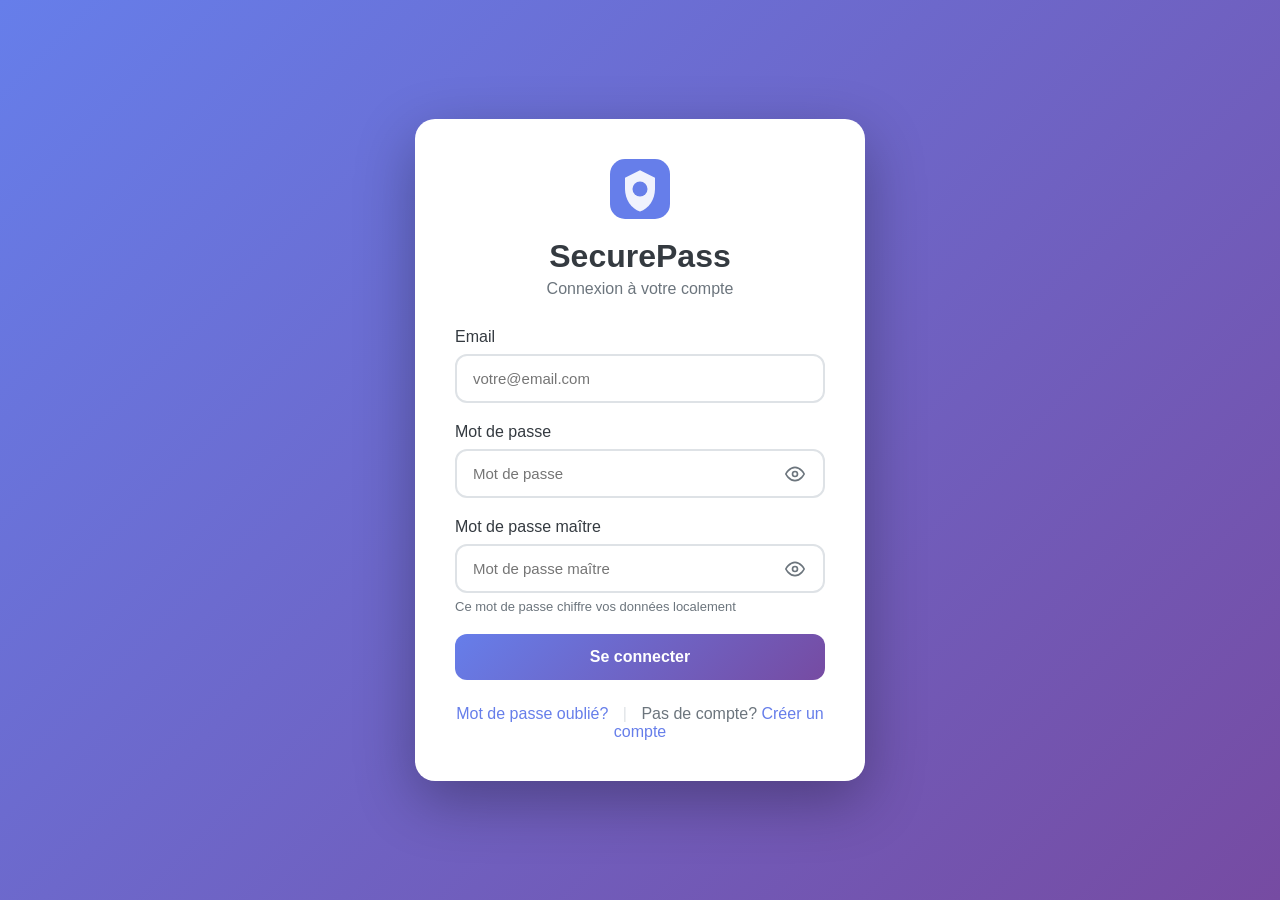
<file: index.html>
<!DOCTYPE html>
<html lang="fr">
<head>
<meta charset="UTF-8">
    <meta name="viewport" content="width=device-width, initial-scale=1.0, maximum-scale=1.0, user-scalable=no">
    <meta name="theme-color" content="#667eea">
    <meta name="apple-mobile-web-app-capable" content="yes">
    <meta name="apple-mobile-web-app-status-bar-style" content="black-translucent">
    <title>SecurePass - Connexion</title>
    <link rel="stylesheet" href="styles.css">
</head>
<body>
    <div class="auth-container">
        <div class="auth-card">
            <div class="logo">
                <svg viewBox="0 0 32 32" fill="none">
                    <rect width="32" height="32" rx="8" fill="#667eea"/>
                    <path d="M16 6L8 10v6c0 5.5 3.4 10.6 8 12 4.6-1.4 8-6.5 8-12v-6l-8-4z" fill="white" fill-opacity="0.9"/>
                    <circle cx="16" cy="16" r="4" fill="#667eea"/>
                </svg>
                <h1>SecurePass</h1>
                <p>Connexion à votre compte</p>
            </div>

            <div id="error" class="alert error hidden"></div>
            <div id="successMessage" class="alert success hidden"></div>

            <form id="loginForm">
                <div class="form-group">
                    <label for="email">Email</label>
                    <input type="email" id="email" required placeholder="votre@email.com">
                </div>
                <div class="form-group">
                    <label for="password">Mot de passe</label>
                    <div class="password-input">
                        <input type="password" id="password" required placeholder="Mot de passe">
                        <button type="button" class="toggle-password" onclick="togglePasswordVisibility('password')">
                            <svg class="eye-icon" width="20" height="20" viewBox="0 0 24 24" fill="none" stroke="currentColor" stroke-width="2">
                                <path d="M1 12s4-8 11-8 11 8 11 8-4 8-11 8-11-8-11-8z"/>
                                <circle cx="12" cy="12" r="3"/>
                            </svg>
                        </button>
                    </div>
                </div>
                <div class="form-group">
                    <label for="masterPassword">Mot de passe maître</label>
                    <div class="password-input">
                        <input type="password" id="masterPassword" required placeholder="Mot de passe maître">
                        <button type="button" class="toggle-password" onclick="togglePasswordVisibility('masterPassword')">
                            <svg class="eye-icon" width="20" height="20" viewBox="0 0 24 24" fill="none" stroke="currentColor" stroke-width="2">
                                <path d="M1 12s4-8 11-8 11 8 11 8-4 8-11 8-11-8-11-8z"/>
                                <circle cx="12" cy="12" r="3"/>
                            </svg>
                        </button>
                    </div>
                    <small>Ce mot de passe chiffre vos données localement</small>
                </div>
                <button type="submit" class="btn-primary" id="submitBtn">Se connecter</button>
            </form>

            <div id="forgotPasswordSection" class="hidden">
                <p class="text-center mb-3">Entrez votre email pour recevoir un lien de réinitialisation</p>
                <form id="forgotPasswordForm">
                    <div class="form-group">
                        <label for="resetEmail">Email</label>
                        <input type="email" id="resetEmail" required placeholder="votre@email.com">
                    </div>
                    <div id="resetError" class="alert error hidden"></div>
                    <div id="resetSuccess" class="alert success hidden"></div>
                    <button type="submit" class="btn-primary" id="resetSubmitBtn">Envoyer le lien</button>
                    <button type="button" class="btn-link" onclick="showLoginForm()">Retour à la connexion</button>
                </form>
            </div>

            <p class="auth-switch">
                <a href="#" onclick="showForgotPassword()">Mot de passe oublié?</a>
                <span class="divider">|</span>
                Pas de compte? <a href="signup.html">Créer un compte</a>
            </p>
        </div>
    </div>

    <script src="js/supabase.js"></script>
    <script src="js/crypto.js"></script>
    <script src="js/auth.js"></script>
    <script>
        // Check if URL has password reset token - redirect to reset-password.html
        const hashParams = new URLSearchParams(window.location.hash.substring(1));
        const type = hashParams.get('type');
        const accessToken = hashParams.get('access_token');
        
        if (type === 'recovery' && accessToken) {
            console.log('Password reset token detected, redirecting...');
            window.location.href = 'reset-password.html' + window.location.hash;
            // Stop execution
            throw new Error('Redirecting to password reset page');
        }
        
        // Check if already logged in
        if (localStorage.getItem('user_id')) {
            window.location.href = 'dashboard.html';
        }
        
        // Check for password reset success message
        const urlParams = new URLSearchParams(window.location.search);
        if (urlParams.get('message') === 'password_updated') {
            const successDiv = document.getElementById('successMessage');
            successDiv.textContent = '✓ Mot de passe mis à jour! Veuillez vous connecter avec votre nouveau mot de passe.';
            successDiv.classList.remove('hidden');
            
            // Clean URL
            window.history.replaceState({}, document.title, window.location.pathname);
        }
        
        // Check for account deletion message
        if (urlParams.get('message') === 'mots_de_passe_supprimes') {
            const successDiv = document.getElementById('successMessage');
            successDiv.innerHTML = '✓ Vos mots de passe ont été supprimés!<br><small style="display:block;margin-top:10px;">Pour supprimer définitivement votre compte Supabase, allez dans Supabase Dashboard → Authentication → Users et supprimez votre compte manuellement.</small>';
            successDiv.classList.remove('hidden');
            
            // Clean URL
            window.history.replaceState({}, document.title, window.location.pathname);
        }
    </script>
</body>
</html>
</file>
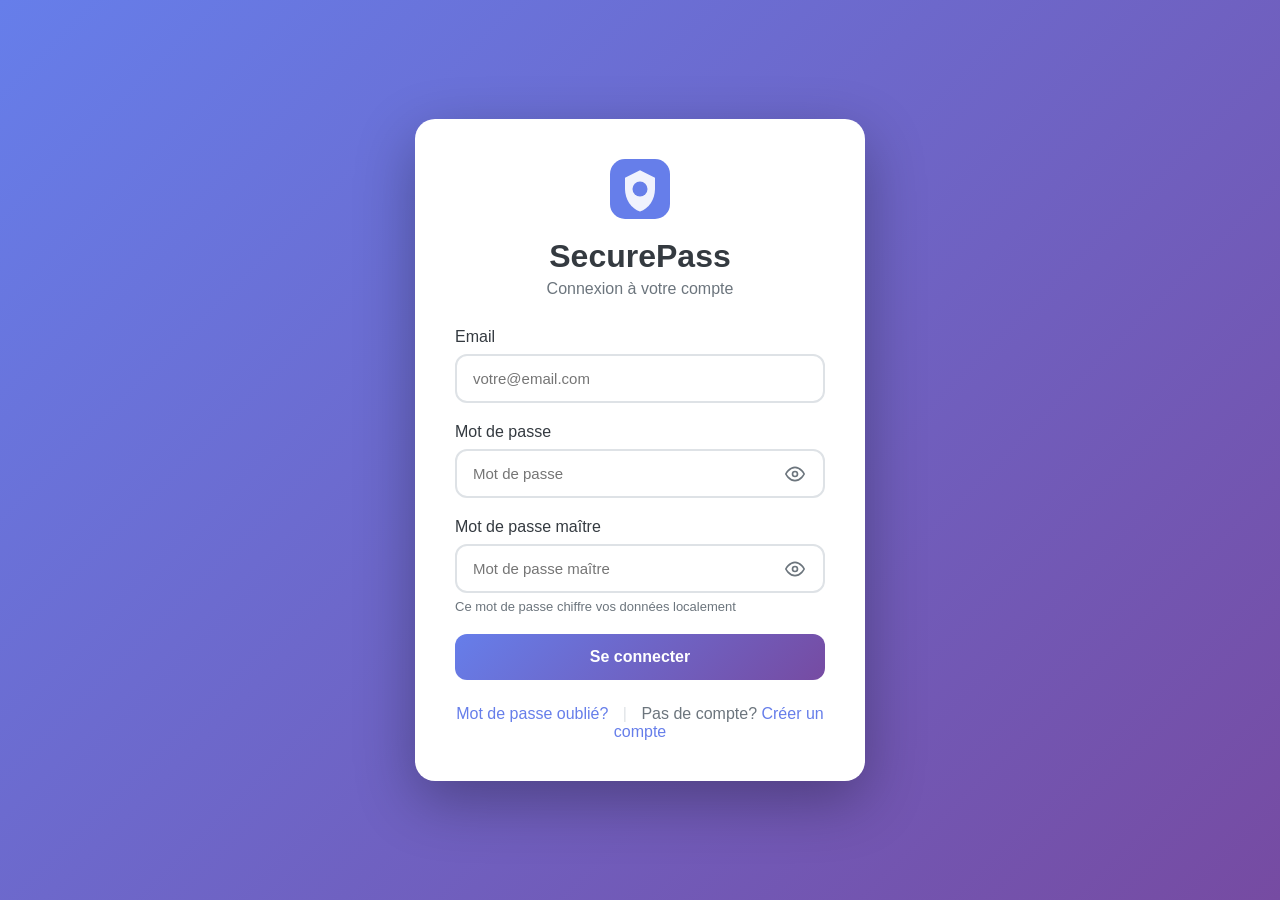
<file: dashboard.html>
<!DOCTYPE html>
<html lang="fr">
<head>
<meta charset="UTF-8">
    <meta name="viewport" content="width=device-width, initial-scale=1.0, maximum-scale=1.0, user-scalable=no">
    <meta name="theme-color" content="#667eea">
    <meta name="apple-mobile-web-app-capable" content="yes">
    <meta name="apple-mobile-web-app-status-bar-style" content="black-translucent">
    <title>SecurePass - Dashboard</title>
    <link rel="stylesheet" href="styles.css">
</head>
<body>
    <!-- Navbar -->
    <nav class="navbar">
        <div class="nav-brand">
            <svg width="32" height="32" viewBox="0 0 32 32" fill="none">
                <rect width="32" height="32" rx="8" fill="#667eea"/>
                <path d="M16 6L8 10v6c0 5.5 3.4 10.6 8 12 4.6-1.4 8-6.5 8-12v-6l-8-4z" fill="white"/>
                <circle cx="16" cy="16" r="4" fill="#667eea"/>
            </svg>
            <span>SecurePass</span>
        </div>
        <div class="nav-user">
            <span id="userEmail">user@example.com</span>
            <button class="btn-logout" onclick="logout()">
                <svg width="20" height="20" viewBox="0 0 24 24" fill="none" stroke="currentColor" stroke-width="2">
                    <path d="M9 21H5a2 2 0 0 1-2-2V5a2 2 0 0 1 2-2h4"/>
                    <polyline points="16,17 21,12 16,7"/>
                    <line x1="21" y1="12" x2="9" y2="12"/>
                </svg>
            </button>
        </div>
    </nav>

    <div class="container">
        <!-- Sidebar -->
        <aside class="sidebar">
            <button class="btn-add" onclick="openModal()">
                <svg width="20" height="20" viewBox="0 0 24 24" fill="none" stroke="currentColor" stroke-width="2">
                    <line x1="12" y1="5" x2="12" y2="19"/>
                    <line x1="5" y1="12" x2="19" y2="12"/>
                </svg>
                Ajouter un mot de passe
            </button>
            
            <button class="btn-export" onclick="openExportModal()">
                <svg width="20" height="20" viewBox="0 0 24 24" fill="none" stroke="currentColor" stroke-width="2">
                    <path d="M21 15v4a2 2 0 0 1-2 2H5a2 2 0 0 1-2-2v-4"/>
                    <polyline points="7,10 12,15 17,10"/>
                    <line x1="12" y1="15" x2="12" y2="3"/>
                </svg>
                Exporter mes mots de passe
            </button>
            
            <div class="search-box">
                <svg width="18" height="18" viewBox="0 0 24 24" fill="none" stroke="currentColor" stroke-width="2">
                    <circle cx="11" cy="11" r="8"/>
                    <line x1="21" y1="21" x2="16.65" y2="16.65"/>
                </svg>
                <input type="text" id="searchInput" placeholder="Rechercher...">
            </div>

            <div class="stats">
                <div class="stat-card">
                    <h3 id="passwordCount">0</h3>
                    <small>Mots de passe</small>
                </div>
            </div>
        </aside>

        <!-- Main Content -->
        <main class="main-content">
            <h2>Mes mots de passe</h2>
            
            <div id="passwordsList" class="passwords-grid">
                <!-- Passwords will be rendered here -->
            </div>

            <div id="emptyState" class="empty-state">
                <svg width="80" height="80" viewBox="0 0 24 24" fill="none" stroke="#dee2e6" stroke-width="1">
                    <rect x="3" y="11" width="18" height="11" rx="2" ry="2"/>
                    <path d="M7 11V7a5 5 0 0 1 10 0v4"/>
                </svg>
                <h3>Aucun mot de passe enregistré</h3>
                <p>Cliquez sur "Ajouter un mot de passe" pour commencer</p>
            </div>
            
            <div class="delete-account-bottom">
                <button class="btn-danger-full" onclick="openDeleteAccountModal()">
                    <svg width="20" height="20" viewBox="0 0 24 24" fill="none" stroke="currentColor" stroke-width="2">
                        <polyline points="3,6 5,6 21,6"/>
                        <path d="M19 6v14a2 2 0 0 1-2 2H7a2 2 0 0 1-2-2V6m3 0V4a2 2 0 0 1 2-2h4a2 2 0 0 1 2 2v2"/>
                        <line x1="10" y1="11" x2="10" y2="17"/>
                        <line x1="14" y1="11" x2="14" y2="17"/>
                    </svg>
                    Supprimer mon compte
                </button>
            </div>
        </main>
    </div>

    <!-- Modal -->
    <div id="modal" class="modal hidden">
        <div class="modal-content">
            <div class="modal-header">
                <h3 id="modalTitle">Ajouter un mot de passe</h3>
                <button class="btn-close" onclick="closeModal()">
                    <svg width="24" height="24" viewBox="0 0 24 24" fill="none" stroke="currentColor" stroke-width="2">
                        <line x1="18" y1="6" x2="6" y2="18"/>
                        <line x1="6" y1="6" x2="18" y2="18"/>
                    </svg>
                </button>
            </div>
            <form id="passwordForm">
                <input type="hidden" id="passwordId">
                <div class="form-group">
                    <label for="siteName">Nom du site</label>
                    <input type="text" id="siteName" required placeholder="ex: Google, Facebook">
                </div>
                <div class="form-group">
                    <label for="siteUrl">URL du site</label>
                    <input type="text" id="siteUrl" placeholder="https://exemple.com (optionnel)">
                </div>
                <div class="form-group">
                    <label for="username">Nom d'utilisateur / Email</label>
                    <input type="text" id="username" placeholder="votre@email.com (optionnel)">
                </div>
                <div class="form-group">
                    <label for="password">Mot de passe</label>
                    <div class="password-input">
                        <input type="password" id="password" required>
                        <button type="button" class="toggle-password" onclick="togglePassword()">
                            <svg width="20" height="20" viewBox="0 0 24 24" fill="none" stroke="currentColor" stroke-width="2">
                                <path d="M1 12s4-8 11-8 11 8 11 8-4 8-11 8-11-8-11-8z"/>
                                <circle cx="12" cy="12" r="3"/>
                            </svg>
                        </button>
                    </div>
                    <button type="button" class="btn-generate" onclick="generatePassword()">
                        <svg width="16" height="16" viewBox="0 0 24 24" fill="none" stroke="currentColor" stroke-width="2">
                            <path d="M12 2L2 7l10 5 10-5-10-5z"/>
                            <path d="M2 17l10 5 10-5"/>
                            <path d="M2 12l10 5 10-5"/>
                        </svg>
                        Générer un mot de passe
                    </button>
                </div>
                <div class="modal-actions">
                    <button type="button" class="btn-secondary" onclick="closeModal()">Annuler</button>
                    <button type="submit" class="btn-primary">Sauvegarder</button>
                </div>
            </form>
        </div>
    </div>

    <!-- Export Modal -->
    <div id="exportModal" class="modal hidden">
        <div class="modal-content">
            <div class="modal-header">
                <h3>Exporter mes mots de passe</h3>
                <button class="btn-close" onclick="closeExportModal()">
                    <svg width="24" height="24" viewBox="0 0 24 24" fill="none" stroke="currentColor" stroke-width="2">
                        <line x1="18" y1="6" x2="6" y2="18"/>
                        <line x1="6" y1="6" x2="18" y2="18"/>
                    </svg>
                </button>
            </div>
            <div class="export-warning">
                <svg width="24" height="24" viewBox="0 0 24 24" fill="none" stroke="#ffc107" stroke-width="2">
                    <path d="M10.29 3.86L1.82 18a2 2 0 0 0 1.71 3h16.94a2 2 0 0 0 1.71-3L13.71 3.86a2 2 0 0 0-3.42 0z"/>
                    <line x1="12" y1="9" x2="12" y2="13"/>
                    <line x1="12" y1="17" x2="12.01" y2="17"/>
                </svg>
                <div>
                    <strong>Attention</strong>
                    <p>Ce fichier contient vos mots de passe en clair. Assurez-vous de le supprimer après utilisation.</p>
                </div>
            </div>
            <div class="export-formats">
                <label class="format-option">
                    <input type="radio" name="format" value="txt" checked>
                    <div class="format-card">
                        <svg width="32" height="32" viewBox="0 0 24 24" fill="none" stroke="currentColor" stroke-width="2">
                            <path d="M14 2H6a2 2 0 0 0-2 2v16a2 2 0 0 0 2 2h12a2 2 0 0 0 2-2V8z"/>
                            <polyline points="14,2 14,8 20,8"/>
                            <line x1="16" y1="13" x2="8" y2="13"/>
                            <line x1="16" y1="17" x2="8" y2="17"/>
                        </svg>
                        <span>TXT</span>
                        <small>Format texte simple</small>
                    </div>
                </label>
                <label class="format-option">
                    <input type="radio" name="format" value="csv">
                    <div class="format-card">
                        <svg width="32" height="32" viewBox="0 0 24 24" fill="none" stroke="currentColor" stroke-width="2">
                            <path d="M14 2H6a2 2 0 0 0-2 2v16a2 2 0 0 0 2 2h12a2 2 0 0 0 2-2V8z"/>
                            <polyline points="14,2 14,8 20,8"/>
                            <line x1="8" y1="12" x2="16" y2="12"/>
                            <line x1="8" y1="16" x2="16" y2="16"/>
                        </svg>
                        <span>CSV</span>
                        <small>Compatible Excel</small>
                    </div>
                </label>
            </div>
            <div class="export-confirm">
                <input type="checkbox" id="exportConfirmCheckbox">
                <label for="exportConfirmCheckbox">Je comprends que ce fichier contient mes mots de passe en clair</label>
            </div>
            <div class="modal-actions">
                <button type="button" class="btn-secondary" onclick="closeExportModal()">Annuler</button>
                <button type="button" class="btn-primary" id="confirmExportBtn" onclick="handleExport(document.querySelector('input[name=&quot;format&quot;]:checked').value)">
                    <svg width="18" height="18" viewBox="0 0 24 24" fill="none" stroke="currentColor" stroke-width="2">
                        <path d="M21 15v4a2 2 0 0 1-2 2H5a2 2 0 0 1-2-2v-4"/>
                        <polyline points="7,10 12,15 17,10"/>
                        <line x1="12" y1="15" x2="12" y2="3"/>
                    </svg>
                    Télécharger
                </button>
            </div>
            <div id="exportStatusText" class="export-status"></div>
        </div>
    </div>

    <!-- Delete Account Modal -->
    <div id="deleteAccountModal" class="modal hidden">
        <div class="modal-content">
            <div class="modal-header">
                <h3>Supprimer mon compte</h3>
                <button class="btn-close" onclick="closeDeleteAccountModal()">
                    <svg width="24" height="24" viewBox="0 0 24 24" fill="none" stroke="currentColor" stroke-width="2">
                        <line x1="18" y1="6" x2="6" y2="18"/>
                        <line x1="6" y1="6" x2="18" y2="18"/>
                    </svg>
                </button>
            </div>
            <div class="delete-warning">
                <svg width="32" height="32" viewBox="0 0 24 24" fill="none" stroke="#dc3545" stroke-width="2">
                    <path d="M10.29 3.86L1.82 18a2 2 0 0 0 1.71 3h16.94a2 2 0 0 0 1.71-3L13.71 3.86a2 2 0 0 0-3.42 0z"/>
                    <line x1="12" y1="9" x2="12" y2="13"/>
                    <line x1="12" y1="17" x2="12.01" y2="17"/>
                </svg>
                <div>
                    <strong>Attention : Action irréversible</strong>
                    <p>Si vous confirmez, tous vos mots de passe seront définitivement supprimés et votre compte sera supprimé.</p>
                </div>
            </div>
            <div class="form-group">
                <label for="deletePassword">Entrez votre mot de passe de connexion pour confirmer</label>
                <div class="password-input">
                    <input type="password" id="deletePassword" placeholder="Mot de passe de connexion">
                    <button type="button" class="toggle-password" onclick="togglePasswordVisibility('deletePassword')">
                        <svg width="20" height="20" viewBox="0 0 24 24" fill="none" stroke="currentColor" stroke-width="2">
                            <path d="M1 12s4-8 11-8 11 8 11 8-4 8-11 8-11-8-11-8z"/>
                            <circle cx="12" cy="12" r="3"/>
                        </svg>
                    </button>
                </div>
            </div>
            <div id="deleteError" class="alert error hidden"></div>
            <div class="modal-actions">
                <button type="button" class="btn-secondary" onclick="closeDeleteAccountModal()">Annuler</button>
                <button type="button" class="btn-danger" id="confirmDeleteBtn" onclick="requestAccountDeletion()">
                    <svg width="18" height="18" viewBox="0 0 24 24" fill="none" stroke="currentColor" stroke-width="2">
                        <polyline points="3,6 5,6 21,6"/>
                        <path d="M19 6v14a2 2 0 0 1-2 2H7a2 2 0 0 1-2-2V6m3 0V4a2 2 0 0 1 2-2h4a2 2 0 0 1 2 2v2"/>
                    </svg>
                    Demander la suppression
                </button>
            </div>
        </div>
    </div>

    <!-- Toast -->
    <div id="toast" class="toast hidden">
        <span id="toastMessage"></span>
    </div>

    <script src="js/supabase.js"></script>
    <script src="js/crypto.js"></script>
    <script src="js/auth.js"></script>
    <script src="js/app.js"></script>
    <script src="js/export.js"></script>
    <script>
        // Check if not logged in
        if (!localStorage.getItem('user_id')) {
            window.location.href = 'index.html';
        }
        
        // Initialize
        initDashboard();
    </script>
</body>
</html>
</file>
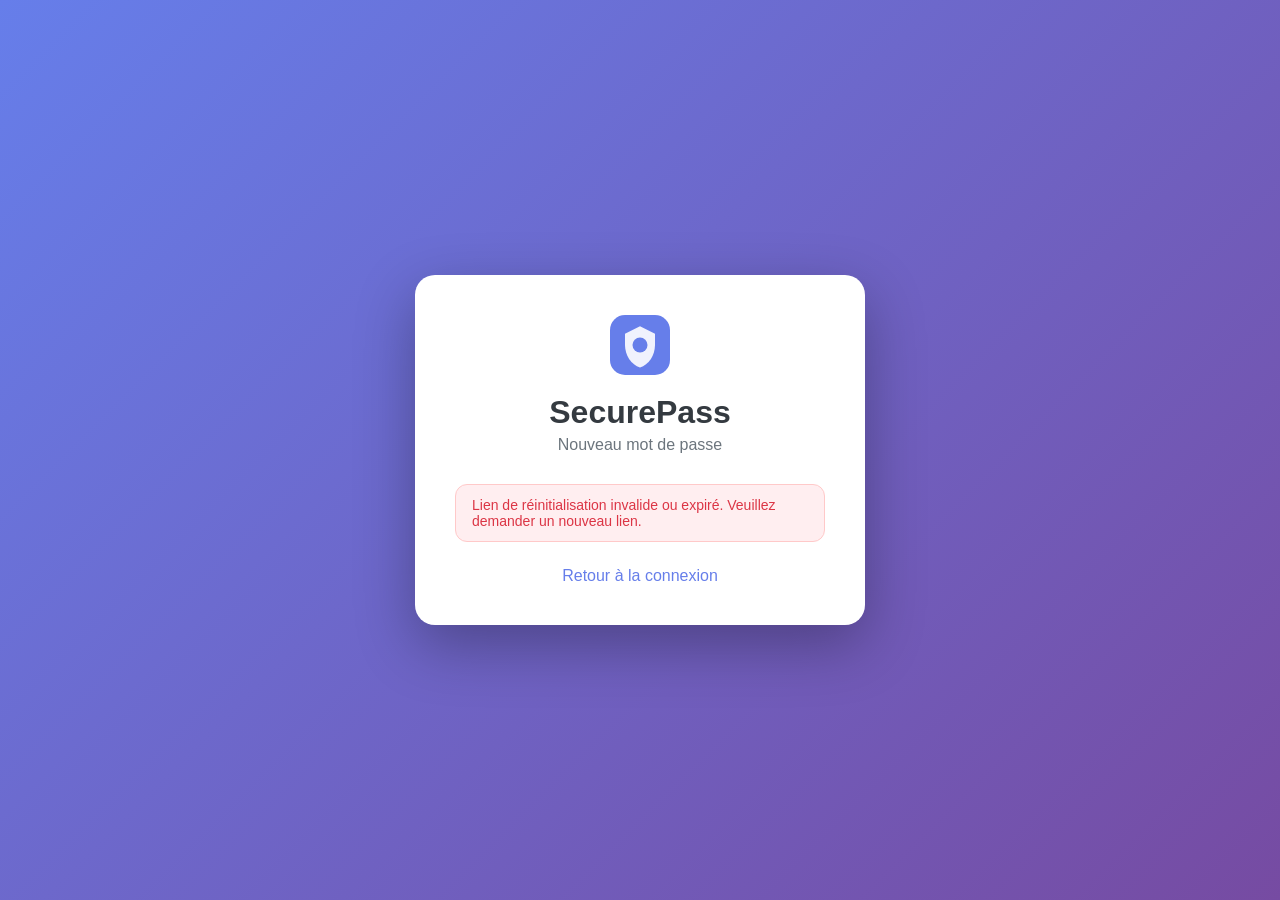
<file: reset-password.html>
<!DOCTYPE html>
<html lang="fr">
<head>
    <meta charset="UTF-8">
    <meta name="viewport" content="width=device-width, initial-scale=1.0, maximum-scale=1.0, user-scalable=no">
    <meta name="theme-color" content="#667eea">
    <meta name="apple-mobile-web-app-capable" content="yes">
    <title>SecurePass - Réinitialiser le mot de passe</title>
    <link rel="stylesheet" href="styles.css">
</head>
<body>
    <div class="auth-container">
        <div class="auth-card">
            <div class="logo">
                <svg viewBox="0 0 32 32" fill="none">
                    <rect width="32" height="32" rx="8" fill="#667eea"/>
                    <path d="M16 6L8 10v6c0 5.5 3.4 10.6 8 12 4.6-1.4 8-6.5 8-12v-6l-8-4z" fill="white" fill-opacity="0.9"/>
                    <circle cx="16" cy="16" r="4" fill="#667eea"/>
                </svg>
                <h1>SecurePass</h1>
                <p>Nouveau mot de passe</p>
            </div>

            <div id="error" class="alert error hidden"></div>
            <div id="success" class="alert success hidden"></div>

            <!-- Password reset form -->
            <form id="resetPasswordForm">
                <p class="text-muted mb-3">Entrez votre nouveau mot de passe Supabase</p>
                
                <div class="form-group">
                    <label for="newPassword">Nouveau mot de passe</label>
                    <div class="password-input">
                        <input type="password" id="newPassword" required placeholder="Nouveau mot de passe" minlength="6">
                        <button type="button" class="toggle-password" onclick="togglePasswordVisibility('newPassword')">
                            <svg class="eye-icon" width="20" height="20" viewBox="0 0 24 24" fill="none" stroke="currentColor" stroke-width="2">
                                <path d="M1 12s4-8 11-8 11 8 11 8-4 8-11 8-11-8-11-8z"/>
                                <circle cx="12" cy="12" r="3"/>
                            </svg>
                        </button>
                    </div>
                </div>
                
                <div class="form-group">
                    <label for="confirmPassword">Confirmer le mot de passe</label>
                    <div class="password-input">
                        <input type="password" id="confirmPassword" required placeholder="Confirmer le mot de passe">
                        <button type="button" class="toggle-password" onclick="togglePasswordVisibility('confirmPassword')">
                            <svg class="eye-icon" width="20" height="20" viewBox="0 0 24 24" fill="none" stroke="currentColor" stroke-width="2">
                                <path d="M1 12s4-8 11-8 11 8 11 8-4 8-11 8-11-8-11-8z"/>
                                <circle cx="12" cy="12" r="3"/>
                            </svg>
                        </button>
                    </div>
                </div>
                
                <div class="form-group">
                    <label for="masterPassword">Mot de passe maître</label>
                    <input type="password" id="masterPassword" required placeholder="Mot de passe maître">
                    <small>Ce mot de passe chiffre vos données localement</small>
                </div>
                
                <button type="submit" class="btn-primary" id="submitBtn">Mettre à jour le mot de passe</button>
            </form>

            <p class="auth-switch">
                <a href="index.html">Retour à la connexion</a>
            </p>
        </div>
    </div>

    <script src="js/supabase.js"></script>
    <script src="js/crypto.js"></script>
    <script src="js/auth.js"></script>
    <script>
        // Supabase password reset can come in different formats:
        // 1. #access_token=xxx&type=recovery&...
        // 2. ?token=xxx&type=recovery
        // 3. ?hash_token=xxx (older format)
        
        // Check hash parameters first (Supabase uses hash for access_token)
        let hashParams = new URLSearchParams(window.location.hash.substring(1));
        let accessToken = hashParams.get('access_token');
        let type = hashParams.get('type');
        
        console.log('Hash - access_token:', accessToken ? 'present' : 'none', 'type:', type);
        
        // If not in hash, check query parameters
        if (!accessToken) {
            const queryParams = new URLSearchParams(window.location.search);
            accessToken = queryParams.get('access_token') || queryParams.get('token') || queryParams.get('hash_token');
            type = queryParams.get('type');
            console.log('Query - access_token:', accessToken ? 'present' : 'none', 'type:', type);
        }
        
        // Check for error parameters in URL
        const urlParams = new URLSearchParams(window.location.search);
        const error = urlParams.get('error');
        const errorDescription = urlParams.get('error_description');
        
        if (error) {
            console.log('URL Error:', error, errorDescription);
            document.getElementById('error').textContent = decodeURIComponent(errorDescription || 'Lien invalide ou expiré');
            document.getElementById('error').classList.remove('hidden');
            document.getElementById('resetPasswordForm').classList.add('hidden');
        }
        else if (accessToken && type === 'recovery') {
            // Valid recovery token
            handlePasswordReset(accessToken);
        } else if (accessToken) {
            // Token exists but type might be different - try anyway
            handlePasswordReset(accessToken);
        } else {
            // No token found
            document.getElementById('error').textContent = 'Lien de réinitialisation invalide ou expiré. Veuillez demander un nouveau lien.';
            document.getElementById('error').classList.remove('hidden');
            document.getElementById('resetPasswordForm').classList.add('hidden');
        }
        
        async function handlePasswordReset(token) {
            console.log('Processing password reset with token');
            
            document.getElementById('resetPasswordForm').addEventListener('submit', async (e) => {
                e.preventDefault();
                
                const newPassword = document.getElementById('newPassword').value;
                const confirmPassword = document.getElementById('confirmPassword').value;
                const masterPassword = document.getElementById('masterPassword').value;
                const submitBtn = document.getElementById('submitBtn');
                
                if (newPassword !== confirmPassword) {
                    showError('Les mots de passe ne correspondent pas');
                    return;
                }
                
                if (newPassword.length < 6) {
                    showError('Le mot de passe doit contenir au moins 6 caractères');
                    return;
                }
                
                submitBtn.disabled = true;
                submitBtn.textContent = 'Mise à jour...';
                
                try {
                    // Update the user's password using the token
                    const response = await fetch(`${SUPABASE_URL}/auth/v1/user`, {
                        method: 'PUT',
                        headers: {
                            'apikey': SUPABASE_KEY,
                            'Authorization': `Bearer ${token}`,
                            'Content-Type': 'application/json'
                        },
                        body: JSON.stringify({ password: newPassword })
                    });
                    
                    if (response.ok) {
                        // Store master password
                        localStorage.setItem('masterKey', masterPassword);
                        
                        // Redirect to login with success message
                        showSuccess('Mot de mise à jour! Redirect...');
                        setTimeout(() => {
                            window.location.href = 'index.html?message=password_updated';
                        }, 2000);
                    } else {
                        const error = await response.json();
                        throw new Error(error.msg || 'Erreur lors de la mise à jour');
                    }
                } catch (error) {
                    console.error('Password reset error:', error);
                    showError(error.message || 'Erreur lors de la mise à jour du mot de passe');
                } finally {
                    submitBtn.disabled = false;
                    submitBtn.textContent = 'Mettre à jour le mot de passe';
                }
            });
        }
        
        function showError(message) {
            const errorDiv = document.getElementById('error');
            errorDiv.textContent = message;
            errorDiv.classList.remove('hidden');
            document.getElementById('success').classList.add('hidden');
        }
        
        function showSuccess(message) {
            const successDiv = document.getElementById('success');
            successDiv.textContent = message;
            successDiv.classList.remove('hidden');
            document.getElementById('error').classList.add('hidden');
        }
    </script>
</body>
</html>
</file>
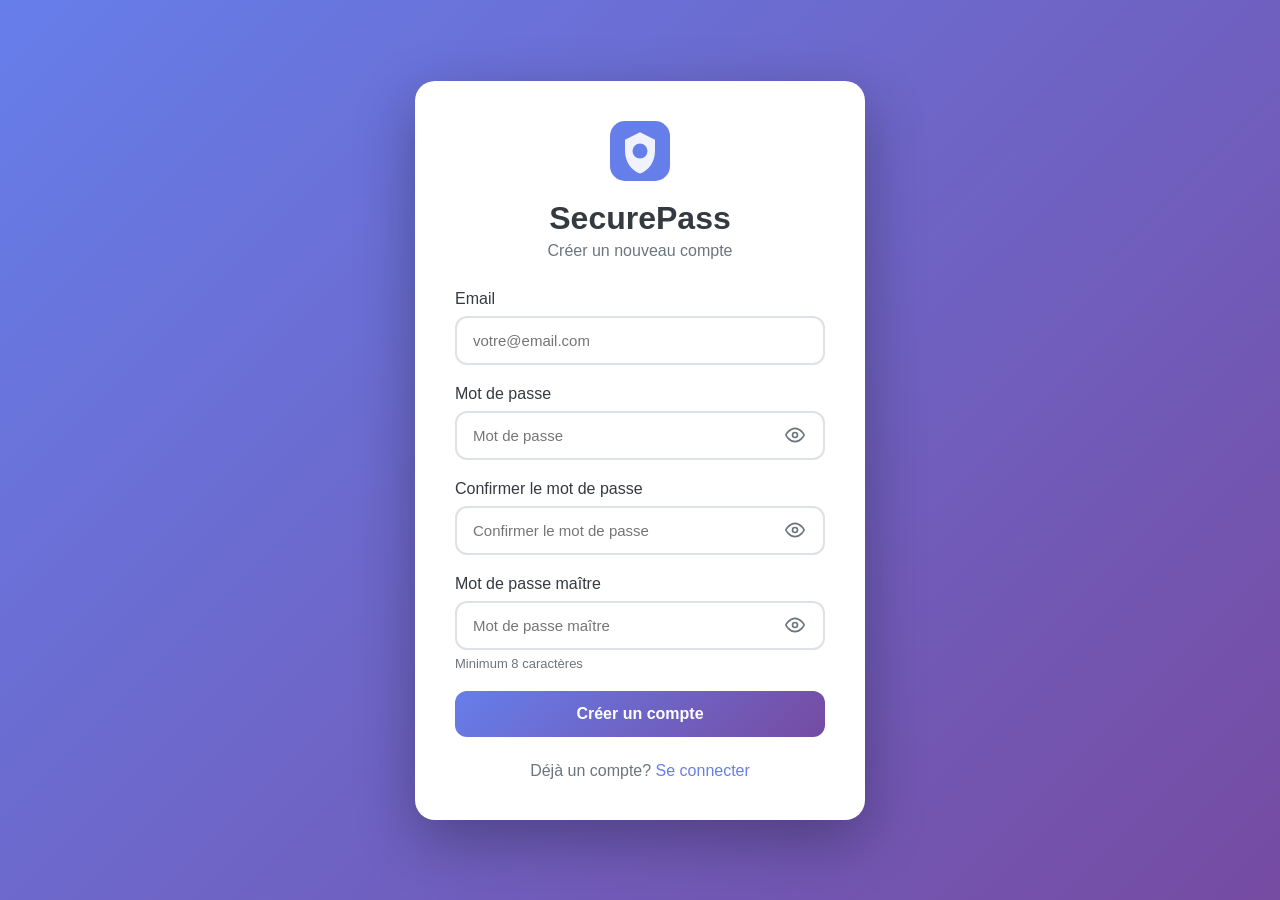
<file: signup.html>
<!DOCTYPE html>
<html lang="fr">
<head>
<meta charset="UTF-8">
    <meta name="viewport" content="width=device-width, initial-scale=1.0, maximum-scale=1.0, user-scalable=no">
    <meta name="theme-color" content="#667eea">
    <meta name="apple-mobile-web-app-capable" content="yes">
    <meta name="apple-mobile-web-app-status-bar-style" content="black-translucent">
    <title>SecurePass - Inscription</title>
    <link rel="stylesheet" href="styles.css">
</head>
<body>
    <div class="auth-container">
        <div class="auth-card">
            <div class="logo">
                <svg viewBox="0 0 32 32" fill="none">
                    <rect width="32" height="32" rx="8" fill="#667eea"/>
                    <path d="M16 6L8 10v6c0 5.5 3.4 10.6 8 12 4.6-1.4 8-6.5 8-12v-6l-8-4z" fill="white" fill-opacity="0.9"/>
                    <circle cx="16" cy="16" r="4" fill="#667eea"/>
                </svg>
                <h1>SecurePass</h1>
                <p>Créer un nouveau compte</p>
            </div>

            <div id="error" class="alert error hidden"></div>
            <div id="success" class="alert success hidden"></div>

            <form id="signupForm">
                <div class="form-group">
                    <label for="email">Email</label>
                    <input type="email" id="email" required placeholder="votre@email.com">
                </div>
                <div class="form-group">
                    <label for="password">Mot de passe</label>
                    <div class="password-input">
                        <input type="password" id="password" required placeholder="Mot de passe" minlength="6">
                        <button type="button" class="toggle-password" onclick="togglePasswordVisibility('password')">
                            <svg class="eye-icon" width="20" height="20" viewBox="0 0 24 24" fill="none" stroke="currentColor" stroke-width="2">
                                <path d="M1 12s4-8 11-8 11 8 11 8-4 8-11 8-11-8-11-8z"/>
                                <circle cx="12" cy="12" r="3"/>
                            </svg>
                        </button>
                    </div>
                </div>
                <div class="form-group">
                    <label for="confirmPassword">Confirmer le mot de passe</label>
                    <div class="password-input">
                        <input type="password" id="confirmPassword" required placeholder="Confirmer le mot de passe">
                        <button type="button" class="toggle-password" onclick="togglePasswordVisibility('confirmPassword')">
                            <svg class="eye-icon" width="20" height="20" viewBox="0 0 24 24" fill="none" stroke="currentColor" stroke-width="2">
                                <path d="M1 12s4-8 11-8 11 8 11 8-4 8-11 8-11-8-11-8z"/>
                                <circle cx="12" cy="12" r="3"/>
                            </svg>
                        </button>
                    </div>
                </div>
                <div class="form-group">
                    <label for="masterPassword">Mot de passe maître</label>
                    <div class="password-input">
                        <input type="password" id="masterPassword" required placeholder="Mot de passe maître" minlength="8">
                        <button type="button" class="toggle-password" onclick="togglePasswordVisibility('masterPassword')">
                            <svg class="eye-icon" width="20" height="20" viewBox="0 0 24 24" fill="none" stroke="currentColor" stroke-width="2">
                                <path d="M1 12s4-8 11-8 11 8 11 8-4 8-11 8-11-8-11-8z"/>
                                <circle cx="12" cy="12" r="3"/>
                            </svg>
                        </button>
                    </div>
                    <small>Minimum 8 caractères</small>
                </div>
                <button type="submit" class="btn-primary" id="submitBtn">Créer un compte</button>
            </form>

            <p class="auth-switch">
                Déjà un compte? <a href="index.html">Se connecter</a>
            </p>
        </div>
    </div>

    <script src="js/supabase.js"></script>
    <script src="js/crypto.js"></script>
    <script src="js/auth.js"></script>
    <script>
        // Check if already logged in
        if (localStorage.getItem('user_id')) {
            window.location.href = 'dashboard.html';
        }
    </script>
</body>
</html>
</file>
<file: styles.css>
/* Reset and Base */
* {
    margin: 0;
    padding: 0;
    box-sizing: border-box;
    -webkit-tap-highlight-color: transparent;
}

html {
    touch-action: manipulation;
}

body {
    -webkit-text-size-adjust: 100%;
    -webkit-font-smoothing: antialiased;
    -moz-osx-font-smoothing: grayscale;
}

:root {
    --primary: #667eea;
    --primary-dark: #5a6fd6;
    --secondary: #764ba2;
    --danger: #dc3545;
    --success: #28a745;
    --dark: #343a40;
    --light: #f8f9fa;
    --gray: #6c757d;
    --border: #dee2e6;
    --shadow: 0 4px 20px rgba(0, 0, 0, 0.1);
    --radius: 12px;
}

body {
    font-family: -apple-system, BlinkMacSystemFont, 'Segoe UI', Roboto, sans-serif;
    background: linear-gradient(135deg, var(--primary) 0%, var(--secondary) 100%);
    min-height: 100vh;
    color: var(--dark);
}

/* Auth Pages */
.auth-container {
    display: flex;
    align-items: center;
    justify-content: center;
    min-height: 100vh;
    padding: 20px;
}

.auth-card {
    background: white;
    border-radius: 20px;
    box-shadow: 0 20px 60px rgba(0, 0, 0, 0.3);
    padding: 40px;
    max-width: 450px;
    width: 100%;
}

.logo {
    text-align: center;
    margin-bottom: 30px;
}

.logo svg {
    width: 60px;
    height: 60px;
}

.logo h1 {
    margin: 15px 0 5px;
    color: var(--dark);
}

.logo p {
    color: var(--gray);
}

/* Forms */
.form-group {
    margin-bottom: 20px;
}

.form-group label {
    display: block;
    margin-bottom: 8px;
    font-weight: 500;
    color: var(--dark);
}

.form-group input {
    width: 100%;
    padding: 14px 16px;
    border: 2px solid var(--border);
    border-radius: var(--radius);
    font-size: 15px;
    transition: border-color 0.3s, box-shadow 0.3s;
}

.form-group input:focus {
    outline: none;
    border-color: var(--primary);
    box-shadow: 0 0 0 3px rgba(102, 126, 234, 0.1);
}

.form-group small {
    display: block;
    margin-top: 6px;
    color: var(--gray);
    font-size: 13px;
}

/* Buttons */
.btn-primary {
    width: 100%;
    padding: 14px;
    background: linear-gradient(135deg, var(--primary) 0%, var(--secondary) 100%);
    color: white;
    border: none;
    border-radius: var(--radius);
    font-size: 16px;
    font-weight: 600;
    cursor: pointer;
    transition: opacity 0.3s;
}

.btn-primary:hover {
    opacity: 0.9;
}

.btn-primary:disabled {
    opacity: 0.6;
    cursor: not-allowed;
}

.btn-secondary {
    padding: 12px 24px;
    background: var(--light);
    color: var(--dark);
    border: 1px solid var(--border);
    border-radius: var(--radius);
    font-weight: 500;
    cursor: pointer;
    transition: background 0.3s;
}

.btn-secondary:hover {
    background: #e9ecef;
}

/* Delete account button at bottom */
.delete-account-bottom {
    margin-top: 30px;
    padding-top: 20px;
    border-top: 1px solid var(--border);
    text-align: center;
}

.btn-danger-full {
    width: 100%;
    max-width: 300px;
    padding: 14px 20px;
    background: var(--danger);
    color: white;
    border: none;
    border-radius: var(--radius);
    font-size: 15px;
    font-weight: 600;
    cursor: pointer;
    display: inline-flex;
    align-items: center;
    justify-content: center;
    gap: 10px;
    transition: background 0.3s, transform 0.2s;
}

.btn-danger-full:hover {
    background: #c82333;
    transform: scale(1.02);
}

/* Links */
.auth-switch {
    text-align: center;
    margin-top: 25px;
    color: var(--gray);
}

.auth-switch a {
    color: var(--primary);
    text-decoration: none;
    font-weight: 500;
}

.auth-switch a:hover {
    text-decoration: underline;
}

.auth-switch .divider {
    color: var(--border);
    margin: 0 10px;
}

.text-center {
    text-align: center;
}

.text-muted {
    color: var(--gray);
    font-size: 14px;
}

.mb-3 {
    margin-bottom: 15px;
}

/* Link button (forgot password back) */
.btn-link {
    background: none;
    border: none;
    color: var(--primary);
    cursor: pointer;
    text-decoration: none;
    padding: 10px;
    display: block;
    width: 100%;
    text-align: center;
}

.btn-link:hover {
    text-decoration: underline;
}

/* Alerts */
.alert {
    padding: 12px 16px;
    border-radius: var(--radius);
    margin-bottom: 20px;
    font-size: 14px;
}

.alert.error {
    background: #ffeef0;
    color: var(--danger);
    border: 1px solid #ffc9c9;
}

.alert.success {
    background: #d4edda;
    color: var(--success);
    border: 1px solid #c3e6cb;
}

.hidden {
    display: none !important;
}

/* Navbar */
.navbar {
    display: flex;
    justify-content: space-between;
    align-items: center;
    padding: 15px 30px;
    background: linear-gradient(135deg, var(--primary) 0%, var(--secondary) 100%);
    color: white;
}

.nav-brand {
    display: flex;
    align-items: center;
    gap: 12px;
    font-size: 20px;
    font-weight: 600;
}

.nav-user {
    display: flex;
    align-items: center;
    gap: 15px;
}

.btn-logout {
    background: rgba(255, 255, 255, 0.2);
    border: none;
    padding: 8px 12px;
    border-radius: 8px;
    cursor: pointer;
    color: white;
    transition: background 0.3s;
}

.btn-logout:hover {
    background: rgba(255, 255, 255, 0.3);
}

/* Container */
.container {
    display: flex;
    min-height: calc(100vh - 62px);
}

/* Sidebar */
.sidebar {
    width: 280px;
    background: white;
    border-right: 1px solid var(--border);
    padding: 25px;
    display: flex;
    flex-direction: column;
    gap: 20px;
}

.btn-add {
    display: flex;
    align-items: center;
    justify-content: center;
    gap: 10px;
    padding: 14px;
    background: linear-gradient(135deg, var(--primary) 0%, var(--secondary) 100%);
    color: white;
    border: none;
    border-radius: var(--radius);
    font-size: 15px;
    font-weight: 600;
    cursor: pointer;
    transition: opacity 0.3s;
}

.btn-add:hover {
    opacity: 0.9;
}

.search-box {
    display: flex;
    align-items: center;
    gap: 10px;
    padding: 12px 16px;
    background: var(--light);
    border: 2px solid var(--border);
    border-radius: 25px;
}

.search-box input {
    border: none;
    background: transparent;
    outline: none;
    flex: 1;
    font-size: 14px;
}

.search-box svg {
    color: var(--gray);
}

.stat-card {
    padding: 20px;
    background: linear-gradient(135deg, var(--primary) 0%, var(--secondary) 100%);
    border-radius: var(--radius);
    color: white;
    text-align: center;
}

.stat-card h3 {
    font-size: 32px;
    margin-bottom: 5px;
}

.stat-card small {
    opacity: 0.9;
}

/* Main Content */
.main-content {
    flex: 1;
    padding: 30px;
    background: var(--light);
}

.main-content h2 {
    margin-bottom: 25px;
    color: var(--dark);
}

/* Password Grid */
.passwords-grid {
    display: grid;
    grid-template-columns: repeat(auto-fill, minmax(320px, 1fr));
    gap: 20px;
}

.password-card {
    background: white;
    border-radius: var(--radius);
    padding: 20px;
    box-shadow: var(--shadow);
    transition: transform 0.3s, box-shadow 0.3s;
}

.password-card:hover {
    transform: translateY(-3px);
    box-shadow: 0 8px 30px rgba(0, 0, 0, 0.15);
}

.password-card-header {
    display: flex;
    align-items: center;
    gap: 15px;
    margin-bottom: 15px;
}

.password-icon {
    width: 48px;
    height: 48px;
    border-radius: 12px;
    background: linear-gradient(135deg, var(--primary) 0%, var(--secondary) 100%);
    display: flex;
    align-items: center;
    justify-content: center;
    color: white;
    font-size: 20px;
    font-weight: 600;
}

.password-card-info h4 {
    font-size: 16px;
    margin-bottom: 4px;
}

.password-card-info small {
    color: var(--gray);
}

.password-card-actions {
    display: flex;
    gap: 8px;
    margin-top: 15px;
    padding-top: 15px;
    border-top: 1px solid var(--border);
}

.btn-action {
    flex: 1;
    padding: 10px;
    border: none;
    border-radius: 8px;
    cursor: pointer;
    display: flex;
    align-items: center;
    justify-content: center;
    transition: background 0.3s;
}

.btn-copy {
    background: #e3f2fd;
    color: #1976d2;
}

.btn-copy:hover {
    background: #bbdefb;
}

.btn-edit {
    background: #fff3e0;
    color: #f57c00;
}

.btn-edit:hover {
    background: #ffe0b2;
}

.btn-delete {
    background: #ffebee;
    color: #d32f2f;
}

.btn-delete:hover {
    background: #ffcdd2;
}

/* Empty State */
.empty-state {
    text-align: center;
    padding: 60px 20px;
    color: var(--gray);
}

.empty-state svg {
    margin-bottom: 20px;
}

.empty-state h3 {
    margin-bottom: 10px;
    color: var(--dark);
}

/* Modal */
.modal {
    position: fixed;
    top: 0;
    left: 0;
    width: 100%;
    height: 100%;
    background: rgba(0, 0, 0, 0.5);
    display: flex;
    align-items: center;
    justify-content: center;
    z-index: 1000;
}

.modal-content {
    background: white;
    border-radius: 20px;
    width: 100%;
    max-width: 500px;
    max-height: 90vh;
    overflow-y: auto;
}

.modal-header {
    display: flex;
    justify-content: space-between;
    align-items: center;
    padding: 20px 25px;
    border-bottom: 1px solid var(--border);
}

.modal-header h3 {
    font-size: 20px;
}

.btn-close {
    background: none;
    border: none;
    cursor: pointer;
    color: var(--gray);
    padding: 5px;
}

.btn-close:hover {
    color: var(--dark);
}

#passwordForm {
    padding: 25px;
}

.password-input {
    position: relative;
}

.password-input input {
    padding-right: 50px;
}

.toggle-password {
    position: absolute;
    right: 12px;
    top: 50%;
    transform: translateY(-50%);
    background: none;
    border: none;
    cursor: pointer;
    color: var(--gray);
}

.btn-generate {
    display: flex;
    align-items: center;
    gap: 8px;
    margin-top: 12px;
    padding: 10px 16px;
    background: var(--light);
    border: 1px solid var(--border);
    border-radius: 8px;
    cursor: pointer;
    color: var(--primary);
    font-size: 14px;
    font-weight: 500;
}

.btn-generate:hover {
    background: #e9ecef;
}

.modal-actions {
    display: flex;
    justify-content: flex-end;
    gap: 12px;
    margin-top: 25px;
}

/* Toast */
.toast {
    position: fixed;
    bottom: 30px;
    right: 30px;
    padding: 16px 24px;
    background: var(--dark);
    color: white;
    border-radius: var(--radius);
    box-shadow: 0 10px 30px rgba(0, 0, 0, 0.3);
    z-index: 9999;
    animation: slideIn 0.3s ease;
}

@keyframes slideIn {
    from {
        transform: translateY(100px);
        opacity: 0;
    }
    to {
        transform: translateY(0);
        opacity: 1;
    }
}

/* Responsive */
@media (max-width: 768px) {
    .container {
        flex-direction: column;
    }
    
    .sidebar {
        width: 100%;
        flex-direction: row;
        flex-wrap: wrap;
    }
    
    .btn-add {
        flex: 1;
    }
    
    .search-box {
        flex: 1;
    }
    
    .passwords-grid {
        grid-template-columns: 1fr;
    }
}

/* Mobile & Android Optimizations */
@media (max-width: 480px) {
    /* Auth pages */
    .auth-card {
        padding: 25px 20px;
        margin: 15px;
        border-radius: 16px;
    }
    
    .logo svg {
        width: 50px;
        height: 50px;
    }
    
    .logo h1 {
        font-size: 24px;
    }
    
    .form-group input {
        padding: 14px 12px;
        font-size: 16px; /* Prevents zoom on iOS */
    }
    
    .btn-primary {
        padding: 16px;
        font-size: 16px;
    }
    
    /* Navbar */
    .navbar {
        padding: 12px 15px;
    }
    
    .nav-brand span {
        font-size: 18px;
    }
    
    .nav-user span {
        display: none; /* Hide email on small screens */
    }
    
    /* Sidebar */
    .sidebar {
        padding: 15px;
        gap: 12px;
    }
    
    .btn-add {
        padding: 12px;
        font-size: 14px;
    }
    
    .search-box {
        padding: 10px 12px;
    }
    
    .stat-card h3 {
        font-size: 24px;
    }
    
    /* Main content */
    .main-content {
        padding: 15px;
    }
    
    .main-content h2 {
        font-size: 20px;
    }
    
    /* Password cards */
    .password-card {
        padding: 15px;
    }
    
    .password-icon {
        width: 40px;
        height: 40px;
        font-size: 16px;
    }
    
    .password-card-info h4 {
        font-size: 14px;
    }
    
    .password-card-actions {
        gap: 6px;
    }
    
    .btn-action {
        padding: 10px;
    }
    
    /* Modal */
    .modal-content {
        margin: 10px;
        border-radius: 16px;
    }
    
    .modal-header {
        padding: 15px;
    }
    
    .modal-header h3 {
        font-size: 18px;
    }
    
    #passwordForm {
        padding: 15px;
    }
    
    .form-group {
        margin-bottom: 15px;
    }
    
    .form-group label {
        font-size: 14px;
    }
    
    .form-group input {
        padding: 12px;
        font-size: 16px;
    }
    
    .modal-actions {
        gap: 10px;
    }
    
    .btn-secondary, .btn-primary {
        padding: 12px 20px;
        font-size: 14px;
    }
    
    /* Toast */
    .toast {
        left: 15px;
        right: 15px;
        bottom: 20px;
        text-align: center;
    }
}

/* Touch improvements */
@media (hover: none) and (pointer: coarse) {
    .btn-action,
    .btn-add,
    .btn-primary,
    .btn-secondary,
    .btn-generate,
    .toggle-password {
        min-height: 44px;
        min-width: 44px;
    }
    
    input {
        font-size: 16px !important;
    }
    
    /* Prevent text selection on buttons */
    .btn-action,
    .btn-add {
        -webkit-tap-highlight-color: transparent;
    }
}

/* PWA support */
@media (display-mode: standalone) {
    .navbar {
        padding-top: env(safe-area-inset-top);
    }
    
    .container {
        padding-bottom: env(safe-area-inset-bottom);
    }
    
    body {
        padding-top: env(safe-area-inset-top);
    }
}

/* Password input with toggle */
.password-input {
    position: relative;
    display: flex;
    align-items: center;
}

.password-input input {
    width: 100%;
    padding-right: 50px;
}

.toggle-password {
    position: absolute;
    right: 12px;
    background: none;
    border: none;
    cursor: pointer;
    color: var(--gray);
    padding: 8px;
    display: flex;
    align-items: center;
    justify-content: center;
    z-index: 1;
}

.toggle-password:hover {
    color: var(--primary);
}

.toggle-password svg {
    pointer-events: none;
}

/* Inactivity warning */
@keyframes slideDown {
    from {
        opacity: 0;
        transform: translateX(-50%) translateY(-20px);
    }
    to {
        opacity: 1;
        transform: translateX(-50%) translateY(0);
    }
}

.inactivity-warning {
    font-family: -apple-system, BlinkMacSystemFont, 'Segoe UI', Roboto, sans-serif;
}

.inactivity-warning-content {
    display: flex;
    align-items: center;
    gap: 15px;
    color: #856404;
}

.inactivity-warning-content svg {
    flex-shrink: 0;
}

.inactivity-warning-content strong {
    display: block;
    margin-bottom: 4px;
}

.inactivity-warning-content p {
    margin: 0;
    font-size: 13px;
    opacity: 0.9;
}

/* Export functionality */
.btn-export {
    display: flex;
    align-items: center;
    gap: 10px;
    width: 100%;
    padding: 14px 16px;
    margin-top: 12px;
    background: linear-gradient(135deg, #28a745 0%, #20c997 100%);
    color: white;
    border: none;
    border-radius: var(--radius);
    font-size: 14px;
    font-weight: 500;
    cursor: pointer;
    transition: all 0.2s ease;
}

.btn-export:hover {
    transform: translateY(-2px);
    box-shadow: 0 4px 12px rgba(40, 167, 69, 0.3);
}

.btn-export:active {
    transform: translateY(0);
}

.export-warning {
    display: flex;
    align-items: flex-start;
    gap: 12px;
    padding: 16px;
    background: #fff3cd;
    border: 1px solid #ffc107;
    border-radius: var(--radius);
    margin-bottom: 20px;
}

.export-warning svg {
    flex-shrink: 0;
    margin-top: 2px;
}

.export-warning strong {
    display: block;
    color: #856404;
    margin-bottom: 4px;
}

.export-warning p {
    margin: 0;
    font-size: 13px;
    color: #856404;
}

.export-formats {
    display: grid;
    grid-template-columns: repeat(2, 1fr);
    gap: 12px;
    margin-bottom: 20px;
}

.format-option {
    cursor: pointer;
}

.format-option input {
    display: none;
}

.format-card {
    display: flex;
    flex-direction: column;
    align-items: center;
    gap: 8px;
    padding: 16px;
    background: var(--light);
    border: 2px solid var(--border);
    border-radius: var(--radius);
    transition: all 0.2s ease;
}

.format-option input:checked + .format-card {
    border-color: var(--primary);
    background: rgba(102, 126, 234, 0.1);
}

.format-card svg {
    color: var(--primary);
}

.format-card span {
    font-weight: 600;
    color: var(--dark);
}

.format-card small {
    font-size: 11px;
    color: var(--gray);
}

.export-confirm {
    display: flex;
    align-items: flex-start;
    gap: 10px;
    margin-bottom: 20px;
    padding: 12px;
    background: #f8f9fa;
    border-radius: var(--radius);
}

.export-confirm input {
    margin-top: 3px;
    cursor: pointer;
}

.export-confirm label {
    font-size: 13px;
    color: var(--dark);
    cursor: pointer;
}

.export-status {
    text-align: center;
    margin-top: 12px;
    font-size: 13px;
    color: var(--gray);
}

.modal .btn-primary svg {
    margin-right: 8px;
}

/* Delete Account Button */
.btn-danger {
    display: flex;
    align-items: center;
    justify-content: center;
    gap: 10px;
    width: 100%;
    padding: 12px 16px;
    margin-top: 20px;
    background: #dc3545;
    color: white;
    border: none;
    border-radius: var(--radius);
    font-size: 14px;
    font-weight: 500;
    cursor: pointer;
    transition: all 0.2s ease;
}

.btn-danger:hover {
    background: #c82333;
    transform: translateY(-1px);
}

.btn-danger:active {
    transform: translateY(0);
}

.btn-danger svg {
    flex-shrink: 0;
}

/* Delete Account Modal */
.delete-warning {
    display: flex;
    align-items: flex-start;
    gap: 12px;
    padding: 16px;
    background: #f8d7da;
    border: 1px solid #f5c6cb;
    border-radius: var(--radius);
    margin-bottom: 20px;
}

.delete-warning svg {
    flex-shrink: 0;
    color: #dc3545;
}

.delete-warning strong {
    display: block;
    color: #721c24;
    margin-bottom: 4px;
}

.delete-warning p {
    margin: 0;
    font-size: 13px;
    color: #721c24;
}

.modal .btn-danger svg {
    margin-right: 8px;
}
</file>
